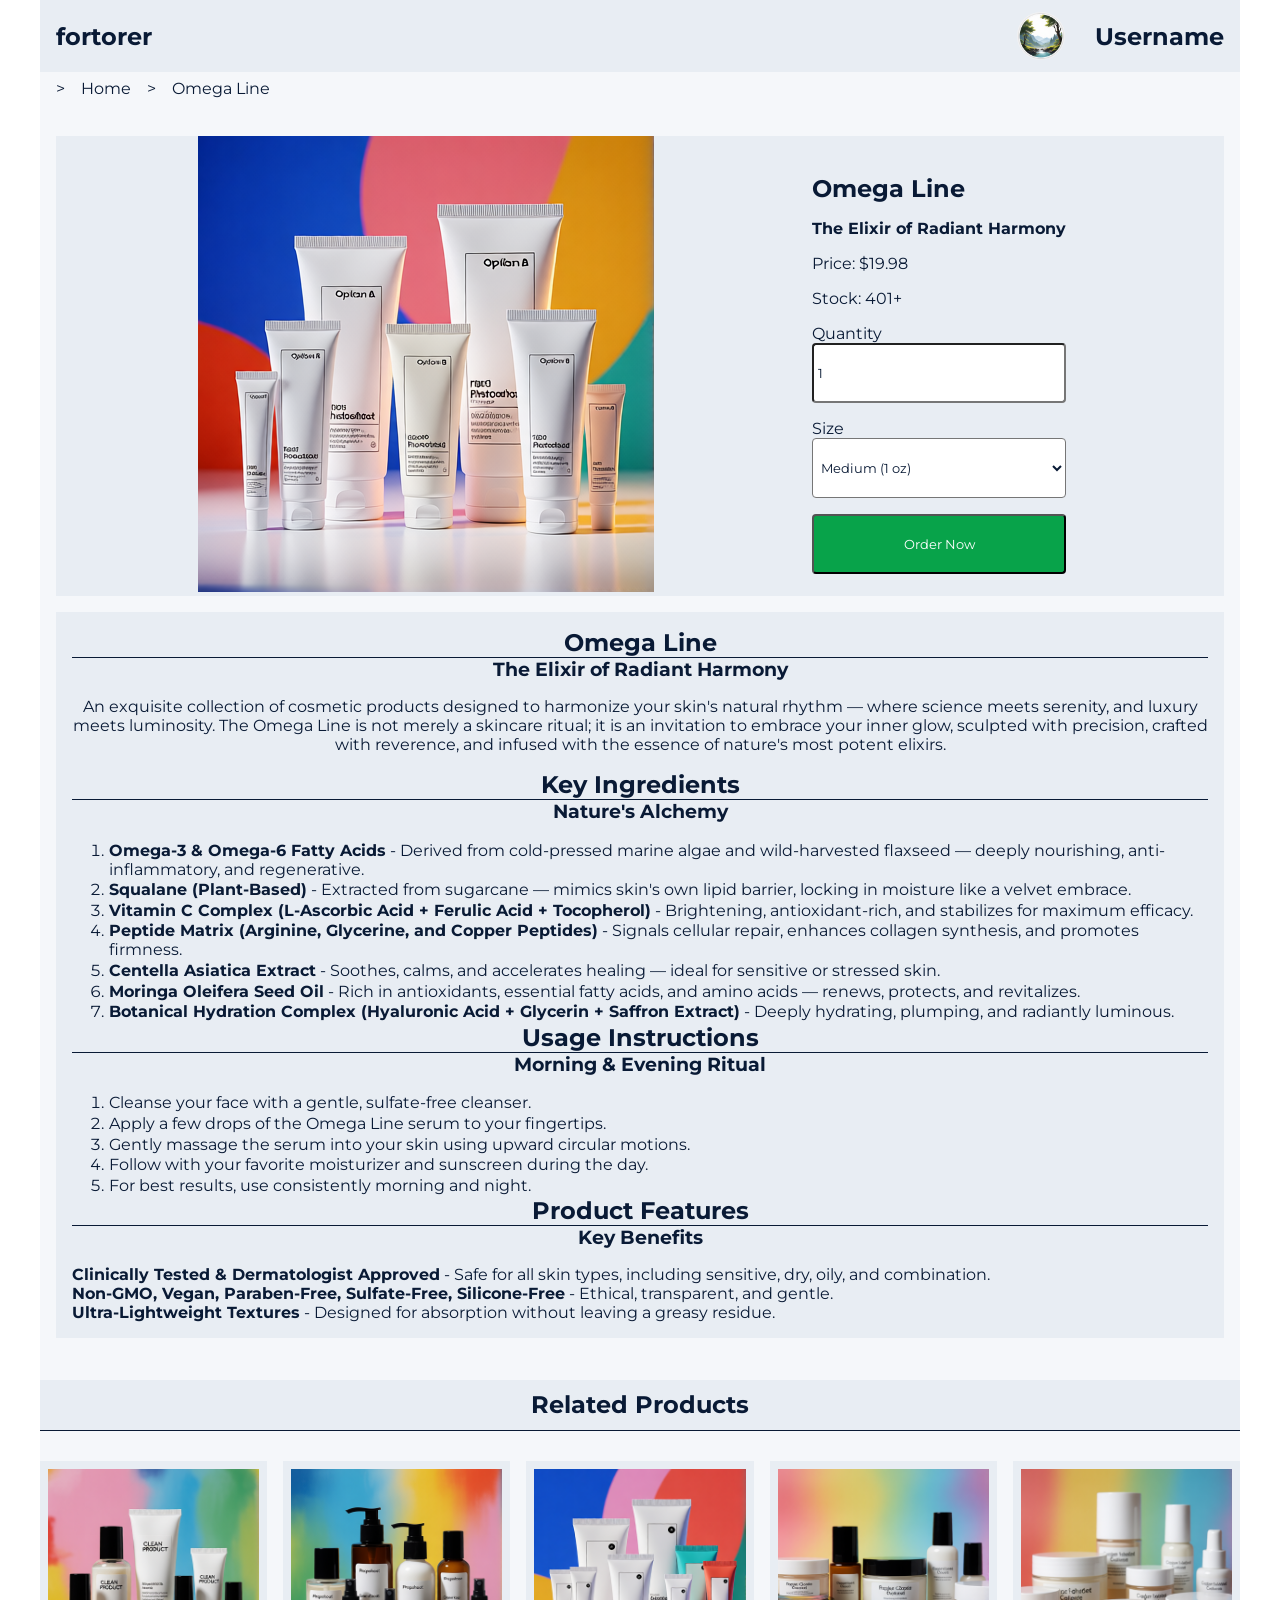
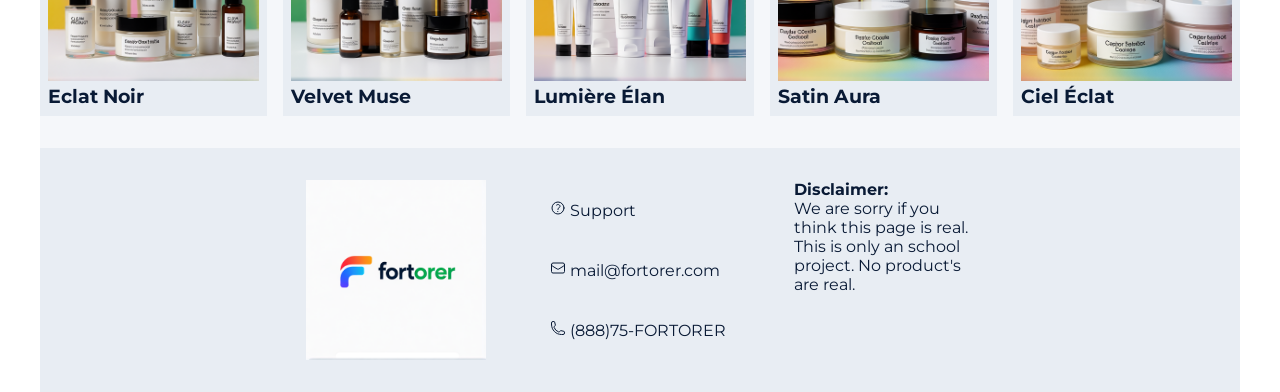
<file: index.html>
<!DOCTYPE html>
<html lang="en">

<head>
    <meta charset="UTF-8">
    <meta name="viewport" content="width=device-width, initial-scale=1.0">
    <meta name="description" content="School Project store product page">

    <link rel="shortcut icon" href="./assets/images/favicon.png" type="image/x-icon">
    
    <link rel="stylesheet" href="./css/main-layout.css">
    <link rel="stylesheet" href="./css/index.css">

    <title>fortorer - Omega Line</title>
</head>

<body>
    <header>
        <nav>
            <a href="/">
                <h1>fortorer</h1>
            </a>

            <div>
                <img src="./assets/images/avatar.png" alt="User Avatar">
                <h2>Username</h2>
            </div>
        </nav>
    </header>

    <div>
        <nav>
            <ol>
                <li><a href="/">Home</a></li>
                <li><a>Omega Line</a></li>
            </ol>
        </nav>
    </div>

    <main>
        <div id="product-container">
            <div>
                <img src="./assets/images/product.png" alt="Omega Line">
            </div>
            <aside>
                <form id="order-form" action="./order.html" method="get">
                    <h2>Omega Line</h2>
                    <h4>The Elixir of Radiant Harmony</h4>
                    <p>Price: $19.98</p>
                    <p>Stock: 401+</p>

                    <label for="quantity">Quantity</label>
                    <input type="number" id="quantity" name="quantity" min="1" max="100" value="1">

                    <label for="size">Size</label>
                    <select name="size" id="size">
                        <option value="small">Small (0.5 oz)</option>
                        <option value="medium" selected>Medium (1 oz)</option>
                        <option value="large">Large (2 oz)</option>
                        <option value="extra-large">Extra Large (4 oz)</option>
                    </select>

                    <button class="accent" type="submit">Order Now</button>
                </form>
            </aside>
        </div>
        <div id="product-description">
            <h2>Omega Line</h2>
            <h3>The Elixir of Radiant Harmony</h3>
            <p>
                An exquisite collection of cosmetic products designed to harmonize your skin's natural rhythm — where science meets serenity,
                 and luxury meets luminosity. The Omega Line is not merely a skincare ritual; it is an invitation to embrace your inner glow,
                  sculpted with precision, crafted with reverence, and infused with the essence of nature's most potent elixirs.
            </p>
            <h2>Key Ingredients</h2>
            <h3>Nature's Alchemy</h3>
            <ol>
                <li><strong>Omega-3 & Omega-6 Fatty Acids</strong> - Derived from cold-pressed marine algae and wild-harvested flaxseed — deeply nourishing, anti-inflammatory, and regenerative.
                <li><strong>Squalane (Plant-Based)</strong> - Extracted from sugarcane — mimics skin's own lipid barrier, locking in moisture like a velvet embrace.
                <li><strong>Vitamin C Complex (L-Ascorbic Acid + Ferulic Acid + Tocopherol)</strong> - Brightening, antioxidant-rich, and stabilizes for maximum efficacy.
                <li><strong>Peptide Matrix (Arginine, Glycerine, and Copper Peptides)</strong> - Signals cellular repair, enhances collagen synthesis, and promotes firmness.
                <li><strong>Centella Asiatica Extract</strong> - Soothes, calms, and accelerates healing — ideal for sensitive or stressed skin.
                <li><strong>Moringa Oleifera Seed Oil</strong> - Rich in antioxidants, essential fatty acids, and amino acids — renews, protects, and revitalizes.
                <li><strong>Botanical Hydration Complex (Hyaluronic Acid + Glycerin + Saffron Extract)</strong> - Deeply hydrating, plumping, and radiantly luminous.
            </ol>
            <h2>Usage Instructions</h2>
            <h3>Morning & Evening Ritual</h3>
            <ol>
                <li>Cleanse your face with a gentle, sulfate-free cleanser.</li>
                <li>Apply a few drops of the Omega Line serum to your fingertips.</li>
                <li>Gently massage the serum into your skin using upward circular motions.</li>
                <li>Follow with your favorite moisturizer and sunscreen during the day.</li>
                <li>For best results, use consistently morning and night.</li>
            </ol>
            <h2>Product Features</h2>
            <h3>Key Benefits</h3>
            <ul>
                <li><strong>Clinically Tested & Dermatologist Approved</strong> - Safe for all skin types, including sensitive, dry, oily, and combination.</li>
                <li><strong>Non-GMO, Vegan, Paraben-Free, Sulfate-Free, Silicone-Free</strong> - Ethical, transparent, and gentle.</li>
                <li><strong>Ultra-Lightweight Textures</strong> - Designed for absorption without leaving a greasy residue.</li>
            </ul>
        </div>
    </main>

    <section class="related-products">
        <h2>Related Products</h2>
        <div>
            <div>
                <a href="#">
                    <img src="./assets/images/otherproducts/1.png" alt="Eclat Noir">
                    <h3>Eclat Noir</h3>
                </a>
            </div>
            <div>
                <a href="#">
                    <img src="./assets/images/otherproducts/2.png" alt="Velvet Muse">
                    <h3>Velvet Muse</h3>
                </a>
            </div>
            <div>
                <a href="#">
                    <img src="./assets/images/otherproducts/3.png" alt="Lumière Élan">
                    <h3>Lumière Élan</h3>
                </a>
            </div>
            <div>
                <a href="#">
                    <img src="./assets/images/otherproducts/4.png" alt="Satin Aura">
                    <h3>Satin Aura</h3>
                </a>
            </div>
            <div>
                <a href="#">
                    <img src="./assets/images/otherproducts/5.png" alt="Ciel Éclat">
                    <h3>Ciel Éclat</h3>
                </a>
            </div>
        </div>
    </section>

    <footer>
        <img src="./assets/images/logo.png" alt="fortorer">
        <ul>
            <li><a href="/fake">
                    <svg xmlns="http://www.w3.org/2000/svg" fill="none" viewBox="0 0 24 24" stroke-width="1.5"
                        stroke="currentColor" class="size-6">
                        <path stroke-linecap="round" stroke-linejoin="round"
                            d="M9.879 7.519c1.171-1.025 3.071-1.025 4.242 0 1.172 1.025 1.172 2.687 0 3.712-.203.179-.43.326-.67.442-.745.361-1.45.999-1.45 1.827v.75M21 12a9 9 0 1 1-18 0 9 9 0 0 1 18 0Zm-9 5.25h.008v.008H12v-.008Z" />
                    </svg>

                    Support</a></li>
            <li><a href="mailto:mail@fortorer.com">
                    <svg xmlns="http://www.w3.org/2000/svg" fill="none" viewBox="0 0 24 24" stroke-width="1.5"
                        stroke="currentColor" class="size-6">
                        <path stroke-linecap="round" stroke-linejoin="round"
                            d="M21.75 6.75v10.5a2.25 2.25 0 0 1-2.25 2.25h-15a2.25 2.25 0 0 1-2.25-2.25V6.75m19.5 0A2.25 2.25 0 0 0 19.5 4.5h-15a2.25 2.25 0 0 0-2.25 2.25m19.5 0v.243a2.25 2.25 0 0 1-1.07 1.916l-7.5 4.615a2.25 2.25 0 0 1-2.36 0L3.32 8.91a2.25 2.25 0 0 1-1.07-1.916V6.75" />
                    </svg>

                    mail@fortorer.com</a></li>
            <li><a href="tel:(888)75-FORTORER">
                    <svg xmlns="http://www.w3.org/2000/svg" fill="none" viewBox="0 0 24 24" stroke-width="1.5"
                        stroke="currentColor" class="size-6">
                        <path stroke-linecap="round" stroke-linejoin="round"
                            d="M2.25 6.75c0 8.284 6.716 15 15 15h2.25a2.25 2.25 0 0 0 2.25-2.25v-1.372c0-.516-.351-.966-.852-1.091l-4.423-1.106c-.44-.11-.902.055-1.173.417l-.97 1.293c-.282.376-.769.542-1.21.38a12.035 12.035 0 0 1-7.143-7.143c-.162-.441.004-.928.38-1.21l1.293-.97c.363-.271.527-.734.417-1.173L6.963 3.102a1.125 1.125 0 0 0-1.091-.852H4.5A2.25 2.25 0 0 0 2.25 4.5v2.25Z" />
                    </svg>

                    (888)75-FORTORER</a></li>
        </ul>
        <div>
            <p>
                <strong>Disclaimer:</strong><br>We are sorry if you think this page is real. This is only an school
                project. No product's are real.
            </p>
        </div>
    </footer>
</body>

</html>
</file>
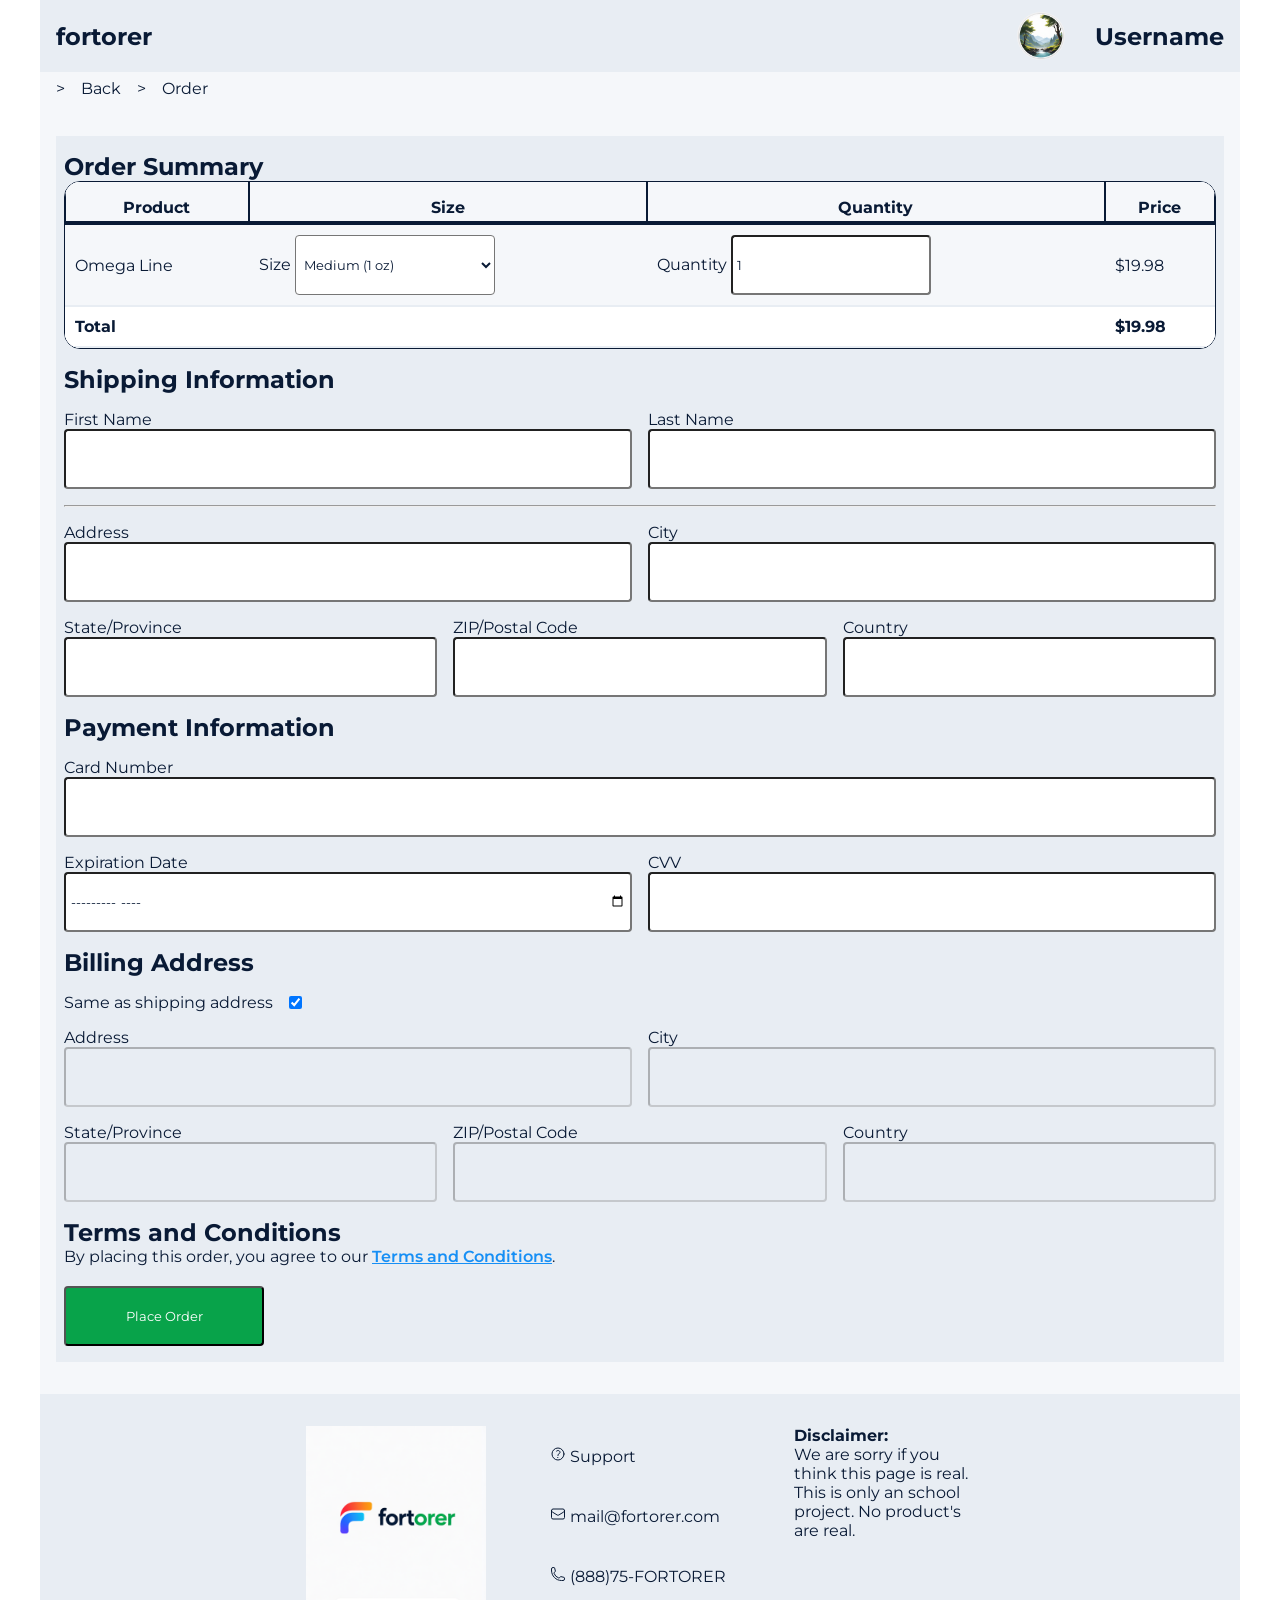
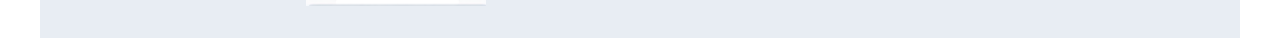
<file: order.html>
<!DOCTYPE html>
<html lang="en">

<head>
    <meta charset="UTF-8">
    <meta name="viewport" content="width=device-width, initial-scale=1.0">
    <meta name="description" content="School Project store product page">

    <link rel="shortcut icon" href="./assets/images/favicon.png" type="image/x-icon">
    <link rel="stylesheet" href="./css/main-layout.css">
    <link rel="stylesheet" href="./css/order.css">

    <title>fortorer - Order</title>
</head>

<body>
    <header>
        <nav>
            <a href="./">
                <h1>fortorer</h1>
            </a>

            <div>
                <img src="./assets/images/avatar.png" alt="User Avatar" srcset="">
                <h2>Username</h2>
            </div>
        </nav>
    </header>

    <div>
        <nav>
            <ol>
                <li><a href="./">Back</a></li>
                <li><a>Order</a></li>
            </ol>
        </nav>
    </div>

    <main>
        <form action="/fake" method="post">
            <section>
                <h2>Order Summary</h2>
                <table class="table full-width">
                    <thead>
                        <tr>
                            <th>Product</th>
                            <th>Size</th>
                            <th>Quantity</th>
                            <th>Price</th>
                        </tr>
                    </thead>
                    <tbody>
                        <tr>
                            <td><p>Omega Line</p></td>
                            <td>
                                <label for="size">Size</label>
                                <select name="size" id="size">
                                    <option value="small">Small (0.5 oz)</option>
                                    <option value="medium" selected>Medium (1 oz)</option>
                                    <option value="large">Large (2 oz)</option>
                                    <option value="extra-large">Extra Large (4 oz)</option>
                                </select>
                            </td>
                            <td>
                                <label for="quantity">Quantity</label>
                                <input type="number" name="quantity" min="1" max="100" value="1">
                            </td>
                            <td>$19.98</td>
                        </tr>
                    </tbody>
                    <tbody>
                        <tr>
                            <td colspan="3"><strong>Total</strong></td>
                            <td><strong>$19.98</strong></td>
                        </tr>
                    </tbody>
                </table>
            </section>
            
            <section class="formsection">
                <h2>Shipping Information</h2>
                <div>
                    <div>
                        <label for="first_name">First Name</label>
                        <input autocomplete="given-name" type="text" name="first_name" required>
                    </div>
                    <div>
                        <label for="last_name">Last Name</label>
                        <input autocomplete="family-name" type="text" name="last_name" required>
                    </div>
                </div>
                <hr>
                <div>
                    <div>
                        <label for="address">Address</label>
                        <input autocomplete="address-line1" type="text" name="address" required>
                    </div>
                    <div>
                        <label for="city">City</label>
                        <input autocomplete="address-level2" type="text" name="city" required>
                    </div>
                </div>
                <div>
                    <div>
                        <label for="state">State/Province</label>
                        <input autocomplete="address-level1" type="text" name="state" required>
                    </div>
                    <div>
                        <label for="zip">ZIP/Postal Code</label>
                        <input autocomplete="postal-code" type="number" name="zip" required>
                    </div>
                    <div>
                        <label for="country">Country</label>
                        <input autocomplete="country" type="text" name="country" required>
                    </div>
                </div>
            </section>

            <section class="formsection">
                <h2>Payment Information</h2>
                <div>
                    <div>
                        <label for="card_number">Card Number</label>
                        <input autocomplete="cc-number" type="number" name="card_number" required>
                    </div>
                </div>
                <div>
                    <div>
                        <label for="expiration">Expiration Date</label>
                        <input autocomplete="cc-exp" type="month" name="expiration" placeholder="MM/YY" required>
                    </div>
                    <div>
                        <label for="cvv">CVV</label>
                        <input autocomplete="cc-csc" type="number" name="cvv" required>
                    </div>
                </div>
            </section>

            <section class="formsection">
                <h2>Billing Address</h2>
                <div>
                    <label for="same_as_shipping">Same as shipping address</label>
                    <input type="checkbox" id="same_as_shipping" name="same_as_shipping" checked>
                </div>
                <div>
                    <div>
                        <label for="billing_address">Address</label>
                        <input type="text" name="billing_address" disabled>
                    </div>
                    <div>
                        <label for="billing_city">City</label>
                        <input type="text" name="billing_city" disabled>
                    </div>
                </div>
                <div>
                    <div>
                        <label for="billing_state">State/Province</label>                    
                        <input type="text" name="billing_state" disabled>
                    </div>
                    <div>
                        <label for="billing_zip">ZIP/Postal Code</label>
                        <input type="number" name="billing_zip" disabled>
                    </div>
                    <div>
                        <label for="billing_country">Country</label>
                        <input type="text" name="billing_country" disabled>
                    </div>
                </div>
            </section>

            <section id="ordersection">
                <h2>Terms and Conditions</h2>
                <p>By placing this order, you agree to our <a href="/fake">Terms and Conditions</a>.</p>
                <button type="submit" class="accent">Place Order</button>
            </section>
        </form>
    </main>

    <footer>
        <img src="./assets/images/logo.png" alt="fortorer">
        <ul>
            <li><a href="/fake">
                    <svg xmlns="http://www.w3.org/2000/svg" fill="none" viewBox="0 0 24 24" stroke-width="1.5"
                        stroke="currentColor" class="size-6">
                        <path stroke-linecap="round" stroke-linejoin="round"
                            d="M9.879 7.519c1.171-1.025 3.071-1.025 4.242 0 1.172 1.025 1.172 2.687 0 3.712-.203.179-.43.326-.67.442-.745.361-1.45.999-1.45 1.827v.75M21 12a9 9 0 1 1-18 0 9 9 0 0 1 18 0Zm-9 5.25h.008v.008H12v-.008Z" />
                    </svg>

                    Support</a></li>
            <li><a href="mailto:mail@fortorer.com">
                    <svg xmlns="http://www.w3.org/2000/svg" fill="none" viewBox="0 0 24 24" stroke-width="1.5"
                        stroke="currentColor" class="size-6">
                        <path stroke-linecap="round" stroke-linejoin="round"
                            d="M21.75 6.75v10.5a2.25 2.25 0 0 1-2.25 2.25h-15a2.25 2.25 0 0 1-2.25-2.25V6.75m19.5 0A2.25 2.25 0 0 0 19.5 4.5h-15a2.25 2.25 0 0 0-2.25 2.25m19.5 0v.243a2.25 2.25 0 0 1-1.07 1.916l-7.5 4.615a2.25 2.25 0 0 1-2.36 0L3.32 8.91a2.25 2.25 0 0 1-1.07-1.916V6.75" />
                    </svg>

                    mail@fortorer.com</a></li>
            <li><a href="tel:(888)75-FORTORER">
                    <svg xmlns="http://www.w3.org/2000/svg" fill="none" viewBox="0 0 24 24" stroke-width="1.5"
                        stroke="currentColor" class="size-6">
                        <path stroke-linecap="round" stroke-linejoin="round"
                            d="M2.25 6.75c0 8.284 6.716 15 15 15h2.25a2.25 2.25 0 0 0 2.25-2.25v-1.372c0-.516-.351-.966-.852-1.091l-4.423-1.106c-.44-.11-.902.055-1.173.417l-.97 1.293c-.282.376-.769.542-1.21.38a12.035 12.035 0 0 1-7.143-7.143c-.162-.441.004-.928.38-1.21l1.293-.97c.363-.271.527-.734.417-1.173L6.963 3.102a1.125 1.125 0 0 0-1.091-.852H4.5A2.25 2.25 0 0 0 2.25 4.5v2.25Z" />
                    </svg>

                    (888)75-FORTORER</a></li>
        </ul>
        <div>
            <p>
                <strong>Disclaimer:</strong><br>We are sorry if you think this page is real. This is only an school
                project. No product's are real.
            </p>
        </div>
    </footer>
</body>

</html>
</file>
<file: css/main-layout.css>
/*
Generic Layout for both pages.

Layout:
    Header
        Nav
            Logo | redirects home
            User | avatar & name
    Nav          
        Breadcrumbs
    Main
    Footer
        3 columns
        img | links | disclaimer
*/

/* Colors */
:root {
     /* Backgrounds */
    --base-100: #ffffff;
    --base-200: #f5f7fa;
    --base-300: #e8edf3;
    --base-content: #091a35;

    /* Brand colors */
    --color-primary: #ff7518;
    --color-primary-text: #ffffff;

    --color-secondary: #168ff5;
    --color-secondary-text: #ffffff;

    --color-accent: #08a34a;
    --color-accent-text: #ffffff;
}

/* Font */
@font-face{
    font-family: 'Montserrat';
    src: url('../assets/fonts/Montserrat-VariableFont_wght.ttf') format('truetype');
}

/* Reduce browser default styles, and append my own */
* {
    margin: 0;
    padding: 0;

    list-style-type: none;
    text-decoration-line: none;

    font-family: 'Montserrat', sans-serif;

    background-color: inherit;
    color: inherit;
}

/* keep body centered*/
html {
    display: flex;
    justify-content: center;

    background-color: var(--base-100);
    color: var(--base-content);
}

/* Body should become like A4 
To simplify printing and such.
Also min height to keep the footer at the bottom of the screen.
*/
body {
    max-width: 1200px;
    width: 100%;
    min-height: 100vh;

    background-color: var(--base-200);

    display: flex;
    flex-direction: column;
}

/* Main nav bar */
body > header > nav {
    width: 100%;
    min-height: 60px;
    height: max-content;

    background-color: var(--base-300);

    display: flex;
    flex-direction: row;
    justify-content: space-between;
    align-items: center;
    flex-wrap:wrap;
}

body > header > nav > div {
    height: 40px;

    display: flex;
    flex-direction: row;
    flex-wrap: nowrap;
    justify-content: center;
    align-items: center;
    gap: 30px;
}

body > header > nav > div > img {
    width: 48px;
    height: 48px;

    border-radius: 50%;
}

body > header > nav > * {
    margin: 16px;
}

/* Breadcrumbs */
body > div > nav > ol {
    width: 100%;
    height: 32px;

    display: flex;
    flex-direction: row;
    flex-wrap: nowrap;
    align-items: center;
}

body > div > nav > ol > li {
    width: fit-content;
    height: fit-content;

    text-wrap: nowrap;
}

body > div > nav > ol > li::before {
    content: ">";
    margin: 0 16px 0 16px;
}

/* main content */
body > main {
    margin: 32px 16px 32px 16px;
}

body > main > * {
    width: auto;

    background-color: var(--base-300);
}

/* footer */
body > footer {
    width: 100%;
    height: fit-content;

    margin: auto 0 0 0;
    background-color: var(--base-300);

    display: flex;
    flex-direction: row;
    flex-wrap: wrap;
    justify-content: center;
}

body > footer > ul {
    display: flex;
    flex-direction: row;
    flex-wrap: wrap;
    justify-content: center;
    align-items: center;
}

body > footer > ul > li {
    width: 100%;
}

body > footer > ul > li > a > svg {
    width: 16px;
    height: 16px;
}

body > footer > * {
    width: 180px;
    height: 180px;
    margin: 16px;
    padding: 16px;
}

/* Usefull basis */
.accent {
    background-color: var(--color-accent);
    color: var(--color-accent-text);
}

.hover\:accent:hover {
    background-color: var(--color-accent);
    color: var(--color-accent-text);
}

button, input:not(input[type="checkbox"]), select, textarea {
    min-width: 200px;
    min-height: 60px;
    border-radius: 4px;

    color: var(--base-content);
    background-color: var(--base-100);

    padding: 4px;

    box-sizing: border-box;
}

button:disabled, input:disabled, select:disabled, textarea:disabled {
    background-color: var(--base-300) !important    ;
}

label + button, label + input, label + select, label + textarea {
    margin-top: 0px !important;
}

button:hover, input:hover, select:hover, textarea:hover {
    background-color: var(--base-200);
    color: var(--base-content);
}

.full-width {
    width: 100%;
}

/* Rounded Table */
.table {
    /* Rounder corners no border */
    border-spacing: 0;
    border-collapse: separate;
    border-radius: 16px;
    overflow: hidden;

    border: var(--base-content) solid 1px;

    & > thead {
        background-color: var(--base-200);
        color: var(--base-content);
    }

    & > thead > tr > th {
        padding: 16px 8px 4px 8px;
        
        border-style: solid;
        border-color: var(--base-content);
        border-width: 0 1px 4px 1px;
    }

    /* alternating colors for special effect*/
    & > tbody {
        background-color: var(--base-100);
        color: var(--base-content);
    }

    & > tbody:nth-child(2) {
        background-color: var(--base-200);
        color: var(--base-content);
    }

    & > tbody > tr > td {
        padding: 10px;

        border-style: solid;
        border-color: var(--base-300);
        border-width: 0 0 2px 0;
    }
}

@media only screen and (max-width: 750px) {
    .table {
        display: block;

        & th {
            display: none;
        }

        & > tbody {
            display: block;
            width: 100%;
        }

        & tr {
            border-color: var(--base-content);
        }
        & tr, & td {
            display: flex;
            flex-direction: column;
            flex-wrap: wrap;
        }
    }
}
</file>
<file: css/index.css>
main {
    display: flex;
    gap: 16px;
    flex-direction: column;
    flex-wrap: nowrap;
}

div#product-container {
    width: 100%;
    height: max-content;

    display: flex;
    flex-direction: row;
    flex-wrap: wrap;
    justify-content: space-evenly;
    align-items: center;
}

div#product-container > div > img {
    width: 100%;
}

div#product-container > aside {
    padding: 16px;
}

form#order-form {
    display: flex;
    flex-direction: column;
    width: 100%;
}

form#order-form > * {
    width: 100%;
    margin: 16px 0 0 0;
}

main > div > h2 {
    margin-top: 3.2px;
}

main > div > h3 {
    margin-bottom: 4.8px;
}

main > div > ol > li {
    margin: 1.6px 0 1.6px 4px;
    padding: 0 0 0 0.8px;
    list-style-type:decimal;
}

div#product-description {
    padding: 16px 0 16px 0;
}

div#product-description {
    & ol {
        list-style-type: decimal;
        padding-left: 32px;
    }
    & h2 {
        border-bottom: 1px solid var(--base-content);
        text-align: center;
    }
    & h3, & p {
        padding-bottom: 16px;
        text-align: center;
    }
    & > * {
        margin: 0 16px 0 16px;
    }
}

.related-products {
    width: 100%;
}

.related-products > h2 {
    width: 100%;
    height: 40px;
    
    margin: 10px 0 30px 0;
    padding: 10px 0 0 0;
    background-color: var(--base-300);

    text-align: center;
    border-bottom: 1px solid var(--base-content);
}

.related-products > div {
    display: grid;
    grid-template-columns: repeat(auto-fit, minmax(100px, 1fr));
    gap: 16px;
    margin: 0 0 32px 0;
}

.related-products > div > div {
    min-width: 100px;
    height: max-content;
    padding: 8px;
    background-color: var(--base-300);
}

.related-products > div img {
    width: 100%;
    height: 100%;
}
</file>
<file: css/order.css>
main > form {
    display: flex;
    gap: 16px;
    flex-direction: column;
    flex-wrap: nowrap;

    padding: 16px 8px 16px 8px;
}

.formsection {
    display: flex;
    flex-direction: column;
    gap: 16px;
}

.formsection > div{
    display: flex;
    flex-direction: row;
    flex-wrap: wrap;
    align-items: center;
    gap: 16px;
}

.formsection > div > div {
    flex-grow: 1;
    display: flex;
    flex-direction: column;
}

#ordersection > button {
    margin-top: 20px;
}

#ordersection a {
    text-decoration: underline;
    color: var(--color-secondary);
    font-weight: 600;
}
</file>
